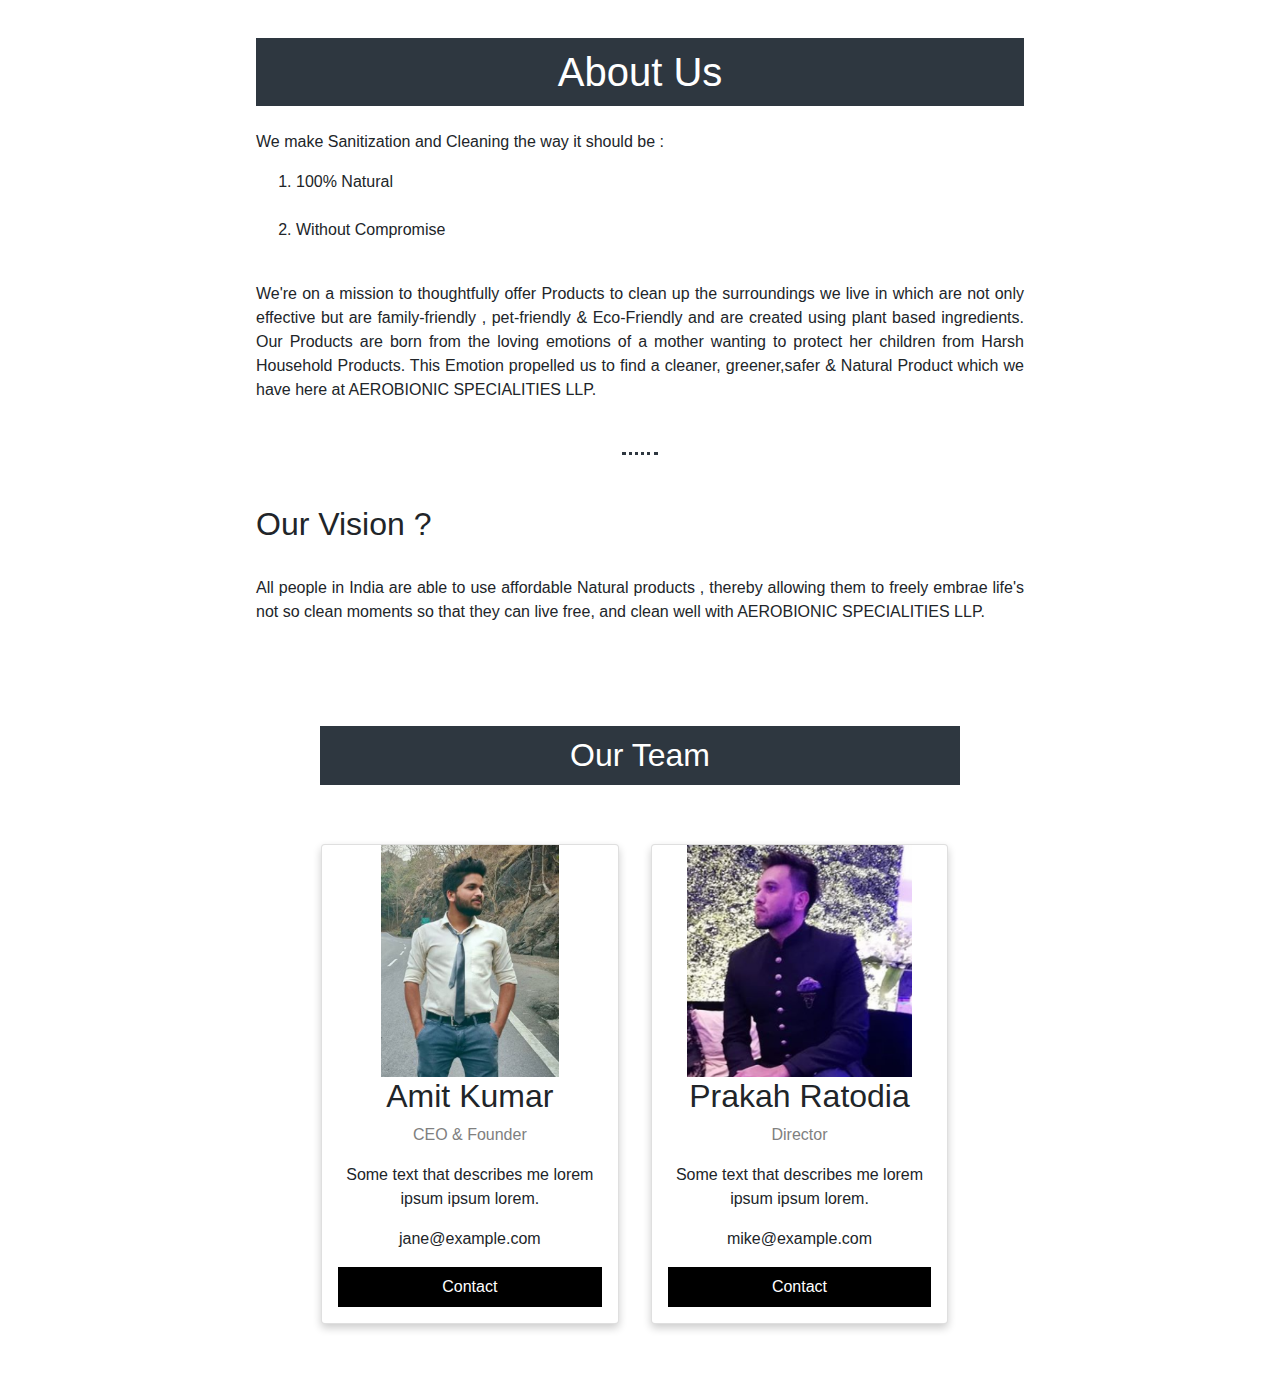
<file: about-us.html>
<!DOCTYPE html>
<html lang="en" dir="ltr">

<head>
  <meta charset="utf-8">
  <title>About Us</title>
  <link rel="stylesheet" href="https://maxcdn.bootstrapcdn.com/bootstrap/4.0.0/css/bootstrap.min.css" integrity="sha384-Gn5384xqQ1aoWXA+058RXPxPg6fy4IWvTNh0E263XmFcJlSAwiGgFAW/dAiS6JXm" crossorigin="anonymous">
  <link rel="stylesheet" href="styles-for-about-us.css">
  <link rel="icon" href="images/fevicon.ico">
</head>

<body>
  <div class="about-section">
    <h1 class="for-padding1">About Us</h1>
    <br>
    <p>We make Sanitization and Cleaning the way it should be :</p>
    <ol>
      <li>100% Natural</li><br>
      <li>Without Compromise</li>
    </ol>
    <br>
    <p>We're on a mission to thoughtfully offer Products to clean up the surroundings we live in which are not only effective but are family-friendly , pet-friendly & Eco-Friendly and are created using plant based ingredients. Our Products are born
      from the loving emotions of a mother wanting to protect her children from Harsh Household Products. This Emotion propelled us to find a cleaner, greener,safer & Natural Product which we have here at AEROBIONIC SPECIALITIES LLP.</p>
      <hr class="one-line"><h2>Our Vision ?</h2>
    <br>
    <p>All people in India are able to use affordable Natural products , thereby allowing them to freely embrae life's not so clean moments so that they can live free, and clean well with AEROBIONIC SPECIALITIES LLP. </p>

  </div>
<br><br>
  <h2 class="for-padding">Our Team</h2>
  <div class="row">
    <div class="column">
      <div class="card">
        <img class="fix" src="images/amit.png" alt="Jane">
        <div class="container">
          <h2>Amit Kumar</h2>
          <p class="title">CEO & Founder</p>
          <p>Some text that describes me lorem ipsum ipsum lorem.</p>
          <p>jane@example.com</p>
          <p><button class="button">Contact</button></p>
        </div>
      </div>
    </div>

    <div class="column">
      <div class="card">
        <img class="fix" src="images/prakash.png" alt="Mike">
        <div class="container">
          <h2>Prakah Ratodia</h2>
          <p class="title">Director</p>
          <p>Some text that describes me lorem ipsum ipsum lorem.</p>
          <p>mike@example.com</p>
          <p><button class="button">Contact</button></p>
        </div>
      </div>
    </div>

  </div>

</body>

</html>
</file>
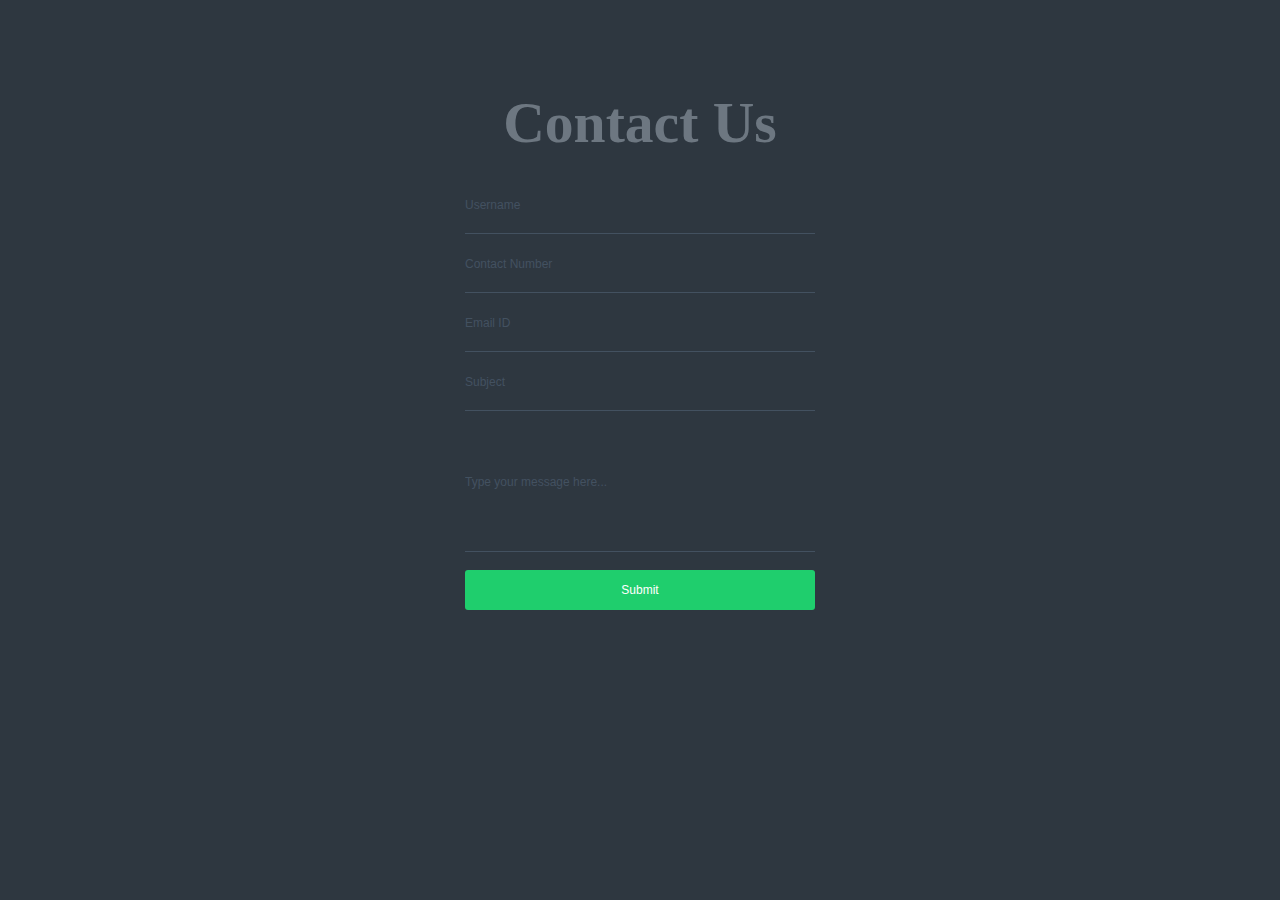
<file: contact-us.html>
<!DOCTYPE html>
<html lang="en" dir="ltr">

<head>
  <meta charset="utf-8">
  <title>Contact Us</title>
  <link rel="icon" href="images/fevicon.ico">
  <link rel="stylesheet" href="styles-for-sign-up.css">
  <link href='https://fonts.googleapis.com/css?family=Ubuntu:500' rel='stylesheet' type='text/css'>
</head>

<body>
  <div class="login">
    <h2>Contact Us</h2>
    <input name='username' placeholder='Username' type='text'>
    <br>
    <input name='contact-no' placeholder='Contact Number' type='text'>
    <br>
    <input name='email-id' placeholder='Email ID' type='text'>
    <br>
    <input name='subject' placeholder='Subject' type='text'>
    <br>

    <input name='message' placeholder='Type your message here...' type='textarea' style="height:100px">
    <br>
    <br>
    <input class='animated' type='submit' value='Submit'>
    <br>

  </div>
</body>

</html>
</file>
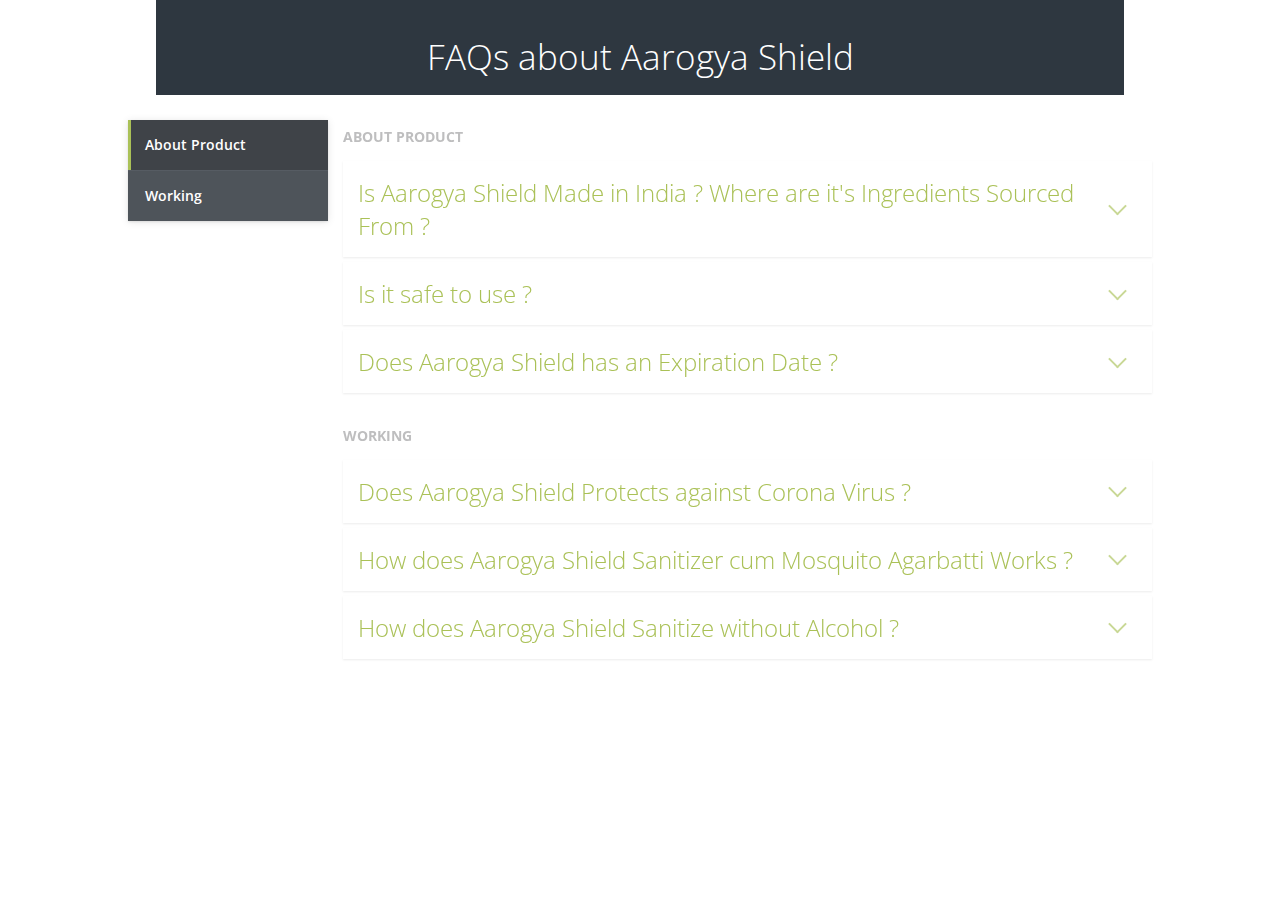
<file: faqs.html>
<!doctype html>
<html lang="en">

<head>
  <meta charset="UTF-8">
  <meta name="viewport" content="width=device-width, initial-scale=1">
  <script>
    document.getElementsByTagName("html")[0].className += " js";
  </script>
  <link rel="stylesheet" href="styles-for-faqs.css">
  <title>FAQs</title>
  <link rel="icon" href="images/fevicon.ico">
</head>

<body>
  <header class="cd-header flex flex-column flex-center for-padding">
      <h1>FAQs about Aarogya Shield</h1>
    <div class="text-component text-center">

    </div>
  </header>

  <section class="cd-faq js-cd-faq container max-width-md margin-top-lg margin-bottom-lg">
    <ul class="cd-faq__categories">
      <li><a class="cd-faq__category cd-faq__category-selected truncate" href="#basics">About Product</a></li>
      <li><a class="cd-faq__category truncate" href="#mobile">Working</a></li>
      <!-- <li><a class="cd-faq__category truncate" href="#account">Account</a></li>
      <li><a class="cd-faq__category truncate" href="#payments">Payments</a></li>
      <li><a class="cd-faq__category truncate" href="#privacy">Privacy</a></li>
      <li><a class="cd-faq__category truncate" href="#delivery">Delivery</a></li> -->
    </ul> <!-- cd-faq__categories -->

    <div class="cd-faq__items">
      <ul id="basics" class="cd-faq__group">
        <li class="cd-faq__title">
          <h2>About Product</h2>
        </li>
        <li class="cd-faq__item">
          <a class="cd-faq__trigger" href="#0"><span>Is Aarogya Shield Made in India ? Where are it's Ingredients Sourced From ?</span></a>
          <div class="cd-faq__content">
            <div class="text-component">
              <p>Aarogya Shield is Manufactured in a City of India named Ranchi,Jharkhand. All the Ingredients used in Aarogya Shield and Other AEROBIONIC Products are Sourced Exclusively from Indian Vendors.

We at AEROBIONIC are committed to the vision of MAKE IN INDIA and will always be VOCAL FOR OUR LOCALS.

</p>
            </div>
          </div> <!-- cd-faq__content -->
        </li>

        <li class="cd-faq__item">
          <a class="cd-faq__trigger" href="#0"><span>Is it safe to use ?</span></a>
          <div class="cd-faq__content">
            <div class="text-component">
              <p>We use only Plant Based and Natural Ingredients in all our AEROBIONIC Products including Aarogya Shield . We select all of our ingredients carefully, formulate our product to be non-toxic and effective. Use as dieected on label.</p>
            </div>
          </div> <!-- cd-faq__content -->
        </li>


        <li class="cd-faq__item">
          <a class="cd-faq__trigger" href="#0"><span>Does Aarogya Shield has an Expiration Date ?</span></a>
          <div class="cd-faq__content">
            <div class="text-component">
              <p>The EPA does not require products made from the Active Herb Ingredient to print Expiry Date on the Product Label, but we at AEROBIONIC store the production date in each of our lot code. You can contact AEROBIONIC Customer Service for help in tracing your product date from the lot code.</p>
            </div>
          </div> <!-- cd-faq__content -->
        </li>
      </ul> <!-- cd-faq__group -->

      <ul id="mobile" class="cd-faq__group">
        <li class="cd-faq__title">
          <h2>Working</h2>
        </li>
        <li class="cd-faq__item">
          <a class="cd-faq__trigger" href="#0"><span>Does Aarogya Shield Protects against Corona Virus ?</span></a>
          <div class="cd-faq__content">
            <div class="text-component">
              <p>Aarogya Shield uses Active Herbs Ingredient as listed in US EPAs list N "Disinfectant for use against Corona Virus". All Products and Ingredients included on list N meets the EPAs Criteria for used against CORONA VIRUS.</p>
            </div>
          </div> <!-- cd-faq__content -->
        </li>

        <li class="cd-faq__item">
          <a class="cd-faq__trigger" href="#0"><span>How does Aarogya Shield Sanitizer cum Mosquito Agarbatti Works ?</span></a>
          <div class="cd-faq__content">
            <div class="text-component">
              <p>The formula used in Aarogya Shield are infused in such a way to match the exhibit properties of an incense sticks , Once an Aarogya Shield Incense Stick is LIT UP it activates the US EPA Certified Active Herb Ingredients releasing Natural and Safe Fumes which englufs upto 99.9% Viruses & Bacteria in air . Aarogya Shield also uses US FDA approved ingredients which combats and keeps away all kinds of Mosquitoes</p>
            </div>
          </div> <!-- cd-faq__content -->
        </li>

        <li class="cd-faq__item">
          <a class="cd-faq__trigger" href="#0"><span>How does Aarogya Shield Sanitize without Alcohol ?</span></a>
          <div class="cd-faq__content">
            <div class="text-component">
              <p>Aarogya Shield Uses US EPA Certified List-N approved formulation which contains an Active Herb Ingredient which has met all requisite criteria and has been found effective against viruses and germs making it the 1st Ever Ingredient apart form Alcohol to prove efficiency against Household Germs & Viruses.</p>
            </div>
          </div> <!-- cd-faq__content -->
        </li>
      </ul> <!-- cd-faq__group -->

      <!-- <ul id="account" class="cd-faq__group">
        <li class="cd-faq__title">
          <h2>Account</h2>
        </li>
        <li class="cd-faq__item">
          <a class="cd-faq__trigger" href="#0"><span>How do I change my password?</span></a>
          <div class="cd-faq__content">
            <div class="text-component">
              <p>Lorem ipsum dolor sit amet, consectetur adipisicing elit. Perferendis earum autem consectetur labore eius tenetur esse, in temporibus sequi cum voluptatem vitae repellat nostrum odio perspiciatis dolores recusandae necessitatibus,
                unde, deserunt voluptas possimus veniam magni soluta deleniti! Architecto, quidem, totam. Fugit minus odit unde ea cupiditate ab aperiam sed dolore facere nihil laboriosam dolorum repellat deleniti aliquam fugiat laudantium delectus
                sint iure odio, necessitatibus rem quisquam! Ipsum praesentium quam nisi sint, impedit sapiente facilis laudantium mollitia quae fugiat similique. Dolor maiores aliquid incidunt commodi doloremque rem! Quaerat, debitis voluptatem vero
                qui enim, sunt reiciendis tempore inventore maxime quasi fugiat accusamus beatae modi voluptates iste officia esse soluta tempora labore quisquam fuga, cum. Sint nemo iste nulla accusamus quam qui quos, vero, minus id. Eius mollitia
                consequatur fugit nam consequuntur nesciunt illo id quis reprehenderit obcaecati voluptates corrupti, minus! Possimus, perspiciatis!</p>
            </div>
          </div>
        </li>

        <li class="cd-faq__item">
          <a class="cd-faq__trigger" href="#0"><span>How do I delete my account?</span></a>
          <div class="cd-faq__content">
            <div class="text-component">
              <p>Lorem ipsum dolor sit amet, consectetur adipisicing elit. Illo tempore soluta, minus magnam non blanditiis dolore, in nam voluptas nobis minima deserunt deleniti id animi amet, suscipit consequuntur corporis nihil laborum facere
                temporibus. Qui inventore, doloribus facilis, provident soluta voluptas excepturi perspiciatis fugiat odit vero! Optio assumenda animi at! Assumenda doloremque nemo est sequi eaque, ipsum id, labore rem nisi, amet similique vel autem
                dolore totam facilis deserunt. Mollitia non ut libero unde accusamus praesentium sint maiores, illo, nemo aliquid?</p>
            </div>
          </div>
        </li>

        <li class="cd-faq__item">
          <a class="cd-faq__trigger" href="#0"><span>How do I change my account settings?</span></a>
          <div class="cd-faq__content">
            <div class="text-component">
              <p>Lorem ipsum dolor sit amet, consectetur adipisicing elit. Blanditiis provident officiis, reprehenderit numquam. Praesentium veritatis eos tenetur magni debitis inventore fugit, magnam, reiciendis, saepe obcaecati ex vero quaerat
                distinctio velit.</p>
            </div>
          </div>
        </li>

        <li class="cd-faq__item">
          <a class="cd-faq__trigger" href="#0"><span>I forgot my password. How do I reset it?</span></a>
          <div class="cd-faq__content">
            <div class="text-component">
              <p>Lorem ipsum dolor sit amet, consectetur adipisicing elit. Ipsum at aspernatur iure facere ab a corporis mollitia molestiae quod omnis minima, est labore quidem nobis accusantium ad totam sunt doloremque laudantium impedit similique
                iste quasi cum! Libero fugit at praesentium vero. Maiores non consequuntur rerum, nemo a qui repellat quibusdam architecto voluptatem? Sequi, possimus, cupiditate autem soluta ipsa rerum officiis cum libero delectus explicabo facilis,
                odit ullam aperiam reprehenderit! Vero ad non harum veritatis tempore beatae possimus, ex odio quo.</p>
            </div>
          </div>
         </li>
      </ul>

      <ul id="payments" class="cd-faq__group">
        <li class="cd-faq__title">
          <h2>Payments</h2>
        </li>
        <li class="cd-faq__item">
          <a class="cd-faq__trigger" href="#0"><span>Can I have an invoice for my subscription?</span></a>
          <div class="cd-faq__content">
            <div class="text-component">
              <p>Lorem ipsum dolor sit amet, consectetur adipisicing elit. Impedit quidem delectus rerum eligendi mollitia, repudiandae quae beatae. Et repellat quam atque corrupti iusto architecto impedit explicabo repudiandae qui similique aut iure
                ipsum quis inventore nulla error aliquid alias quia dolorem dolore, odio excepturi veniam odit veritatis. Quo iure magnam, et cum. Laudantium, eaque non? Tempore nihil corporis cumque dolor ipsum accusamus sapiente aliquid quis ea
                assumenda deserunt praesentium voluptatibus, accusantium a mollitia necessitatibus nostrum voluptatem numquam modi ab, sint rem.</p>
            </div>
          </div>
       </li>

        <li class="cd-faq__item">
          <a class="cd-faq__trigger" href="#0"><span>Why did my credit card or PayPal payment fail?</span></a>
          <div class="cd-faq__content">
            <div class="text-component">
              <p>Lorem ipsum dolor sit amet, consectetur adipisicing elit. Tenetur accusantium dolorem vel, ad, nostrum natus eos, nemo placeat quos nisi architecto rem dolorum amet consectetur molestiae reprehenderit cum harum commodi beatae
                necessitatibus. Mollitia a nostrum enim earum minima doloribus illum autem, provident vero et, aspernatur quae sunt illo dolorem. Corporis blanditiis, unde, neque, adipisci debitis quas ullam accusantium repudiandae eum nostrum quis!
                Velit esse harum qui, modi ratione debitis alias laboriosam minus eaque, quod, itaque labore illo totam aut quia fuga nemo. Perferendis ipsa laborum atque assumenda tempore aspernatur a eos harum non id commodi excepturi quaerat
                ullam, explicabo, incidunt ipsam, accusantium quo magni ut! Ratione, magnam. Delectus nesciunt impedit praesentium sed, aliquam architecto dolores quae, distinctio consectetur obcaecati esse, consequuntur vel sit quis blanditiis
                possimus dolorum. Eaque architecto doloremque aliquid quae cumque, vitae perferendis enim, iure fugiat, soluta aut!</p>
            </div>
          </div>
        </li>

        <li class="cd-faq__item">
          <a class="cd-faq__trigger" href="#0"><span>Why does my bank statement show multiple charges for one upgrade?</span></a>
          <div class="cd-faq__content">
            <div class="text-component">
              <p>Lorem ipsum dolor sit amet, consectetur adipisicing elit. Blanditiis provident officiis, reprehenderit numquam. Praesentium veritatis eos tenetur magni debitis inventore fugit, magnam, reiciendis, saepe obcaecati ex vero quaerat
                distinctio velit.</p>
            </div>
          </div>
      </li>
      </ul>

      <ul id="privacy" class="cd-faq__group">
        <li class="cd-faq__title">
          <h2>Privacy</h2>
        </li>
        <li class="cd-faq__item">
          <a class="cd-faq__trigger" href="#0"><span>Can I specify my own private key?</span></a>
          <div class="cd-faq__content">
            <div class="text-component">
              <p>Lorem ipsum dolor sit amet, consectetur adipisicing elit. Impedit quidem delectus rerum eligendi mollitia, repudiandae quae beatae. Et repellat quam atque corrupti iusto architecto impedit explicabo repudiandae qui similique aut iure
                ipsum quis inventore nulla error aliquid alias quia dolorem dolore, odio excepturi veniam odit veritatis. Quo iure magnam, et cum. Laudantium, eaque non? Tempore nihil corporis cumque dolor ipsum accusamus sapiente aliquid quis ea
                assumenda deserunt praesentium voluptatibus, accusantium a mollitia necessitatibus nostrum voluptatem numquam modi ab, sint rem.</p>
            </div>
          </div> </li>
<li class="cd-faq__item">
          <a class="cd-faq__trigger" href="#0"><span>My files are missing! How do I get them back?</span></a>
          <div class="cd-faq__content">
            <div class="text-component">
              <p>Lorem ipsum dolor sit amet, consectetur adipisicing elit. Blanditiis provident officiis, reprehenderit numquam. Praesentium veritatis eos tenetur magni debitis inventore fugit, magnam, reiciendis, saepe obcaecati ex vero quaerat
                distinctio velit.</p>
            </div>
          </div>
        </li>

        <li class="cd-faq__item">
          <a class="cd-faq__trigger" href="#0"><span>How can I access my account data?</span></a>
          <div class="cd-faq__content">
            <div class="text-component">
              <p>Lorem ipsum dolor sit amet, consectetur adipisicing elit. Possimus magni vero deserunt enim et quia in aliquam, rem tempore voluptas illo nisi veritatis quas quod placeat ipsa! Error qui harum accusamus incidunt at libero ipsum,
                suscipit dolorum esse explicabo in eius voluptates quidem voluptatem inventore amet eaque deserunt veniam dignissimos excepturi? Dolore, quo amet nostrum autem nemo. Sit nam assumenda, corporis ea sunt distinctio nostrum doloribus
                alias, beatae nesciunt dolore saepe consequuntur minima eveniet porro dolor officiis maiores ab obcaecati officia enim aliquam. Itaque fuga molestiae hic accusantium atque corporis quia id sequi enim vero? Hic aperiam sint facilis
                aliquam quia, accusamus tenetur earum totam enim est, error. Iusto, reiciendis necessitatibus molestias. Voluptatibus eos explicabo repellat nesciunt nam vero minima.</p>
            </div>
          </div>
      </li>

        <li class="cd-faq__item">
          <a class="cd-faq__trigger" href="#0"><span>How can I control if other search engines can link to my profile?</span></a>
          <div class="cd-faq__content">
            <div class="text-component">
              <p>Lorem ipsum dolor sit amet, consectetur adipisicing elit. Blanditiis provident officiis, reprehenderit numquam. Praesentium veritatis eos tenetur magni debitis inventore fugit, magnam, reiciendis, saepe obcaecati ex vero quaerat
                distinctio velit.</p>
            </div>
          </div></li>
      </ul>

    <ul id="delivery" class="cd-faq__group">
        <li class="cd-faq__title">
          <h2>Delivery</h2>
        </li>
        <li class="cd-faq__item">
          <a class="cd-faq__trigger" href="#0"><span>What should I do if my order hasn't been delivered yet?</span></a>
          <div class="cd-faq__content">
            <div class="text-component">
              <p>Lorem ipsum dolor sit amet, consectetur adipisicing elit. Impedit quidem delectus rerum eligendi mollitia, repudiandae quae beatae. Et repellat quam atque corrupti iusto architecto impedit explicabo repudiandae qui similique aut iure
                ipsum quis inventore nulla error aliquid alias quia dolorem dolore, odio excepturi veniam odit veritatis. Quo iure magnam, et cum. Laudantium, eaque non? Tempore nihil corporis cumque dolor ipsum accusamus sapiente aliquid quis ea
                assumenda deserunt praesentium voluptatibus, accusantium a mollitia necessitatibus nostrum voluptatem numquam modi ab, sint rem.</p>
            </div>
          </div>
        </li>

        <li class="cd-faq__item">
          <a class="cd-faq__trigger" href="#0"><span>How can I find your international delivery information?</span></a>
          <div class="cd-faq__content">
            <div class="text-component">
              <p>Lorem ipsum dolor sit amet, consectetur adipisicing elit. Blanditiis provident officiis, reprehenderit numquam. Praesentium veritatis eos tenetur magni debitis inventore fugit, magnam, reiciendis, saepe obcaecati ex vero quaerat
                distinctio velit.</p>
            </div>
          </div>
         </li> -->

    </div>

    <a href="#0" class="cd-faq__close-panel text-replace">Close</a>

    <div class="cd-faq__overlay" aria-hidden="true"></div>
  </section> <!-- cd-faq -->
  <script src="js/util.js"></script> <!-- util functions included in the CodyHouse framework -->
  <script src="js/main.js"></script>
</body>

</html>
</file>
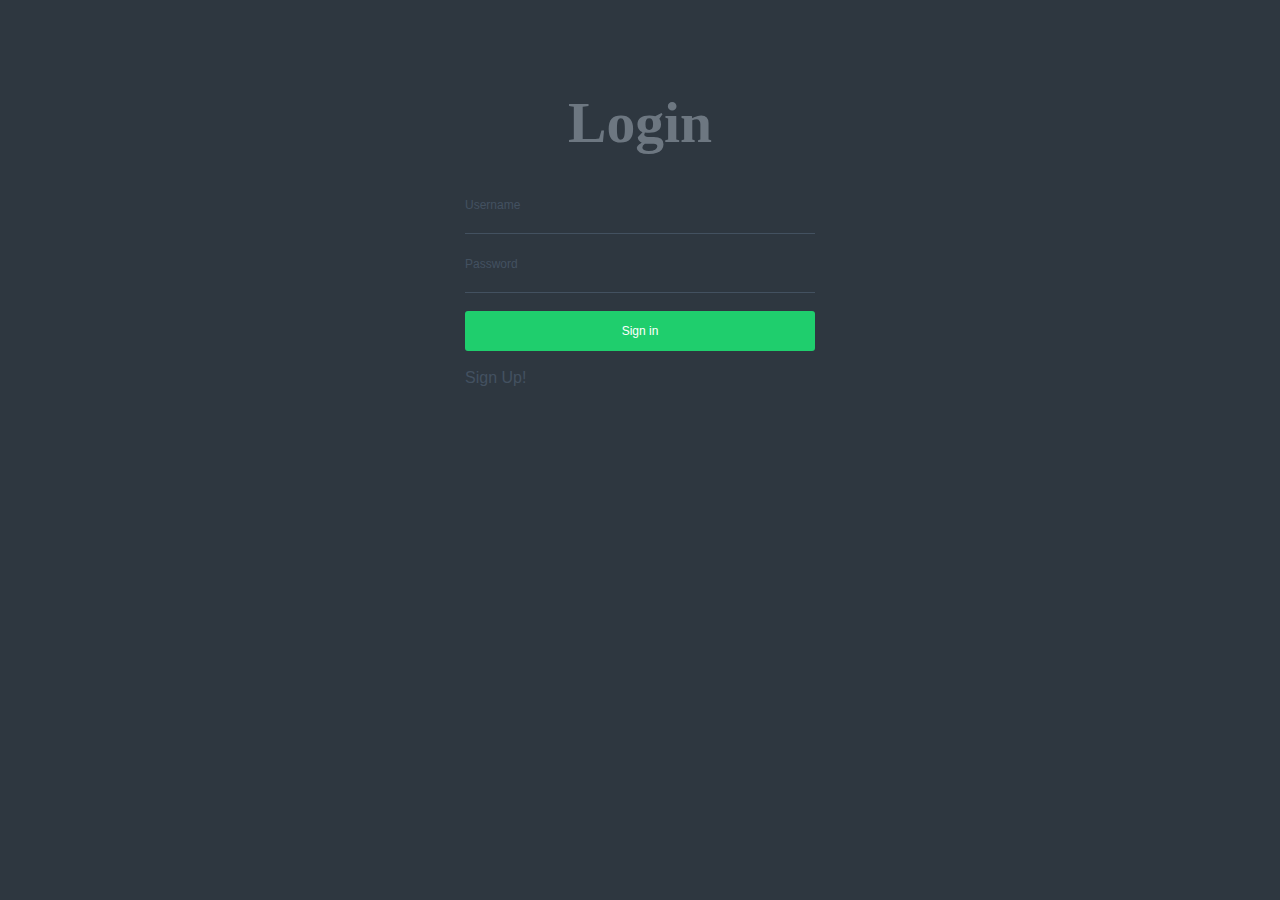
<file: login-page.html>
<!DOCTYPE html>
<html lang="en" dir="ltr">
  <head>
    <meta charset="utf-8">
    <title>Login</title>
    <link rel="icon" href="images/fevicon.ico">
    <link rel="stylesheet" href="styles-for-sign-up.css">
  <link href='https://fonts.googleapis.com/css?family=Ubuntu:500' rel='stylesheet' type='text/css'>
  </head>
  <body>
    <div class="login">
        <h2>Login</h2>
        <input name='username' placeholder='Username' type='text'>
        <input id='pw' name='password' placeholder='Password' type='password'>
        <br>
        <br>
  <input class='animated' type='submit' value='Sign in'>
        <br>
        <br>
        <a class="sign-up" href="sign-up.html">Sign Up!</a>
        <br>
    </div>
</body>
</html>
</file>
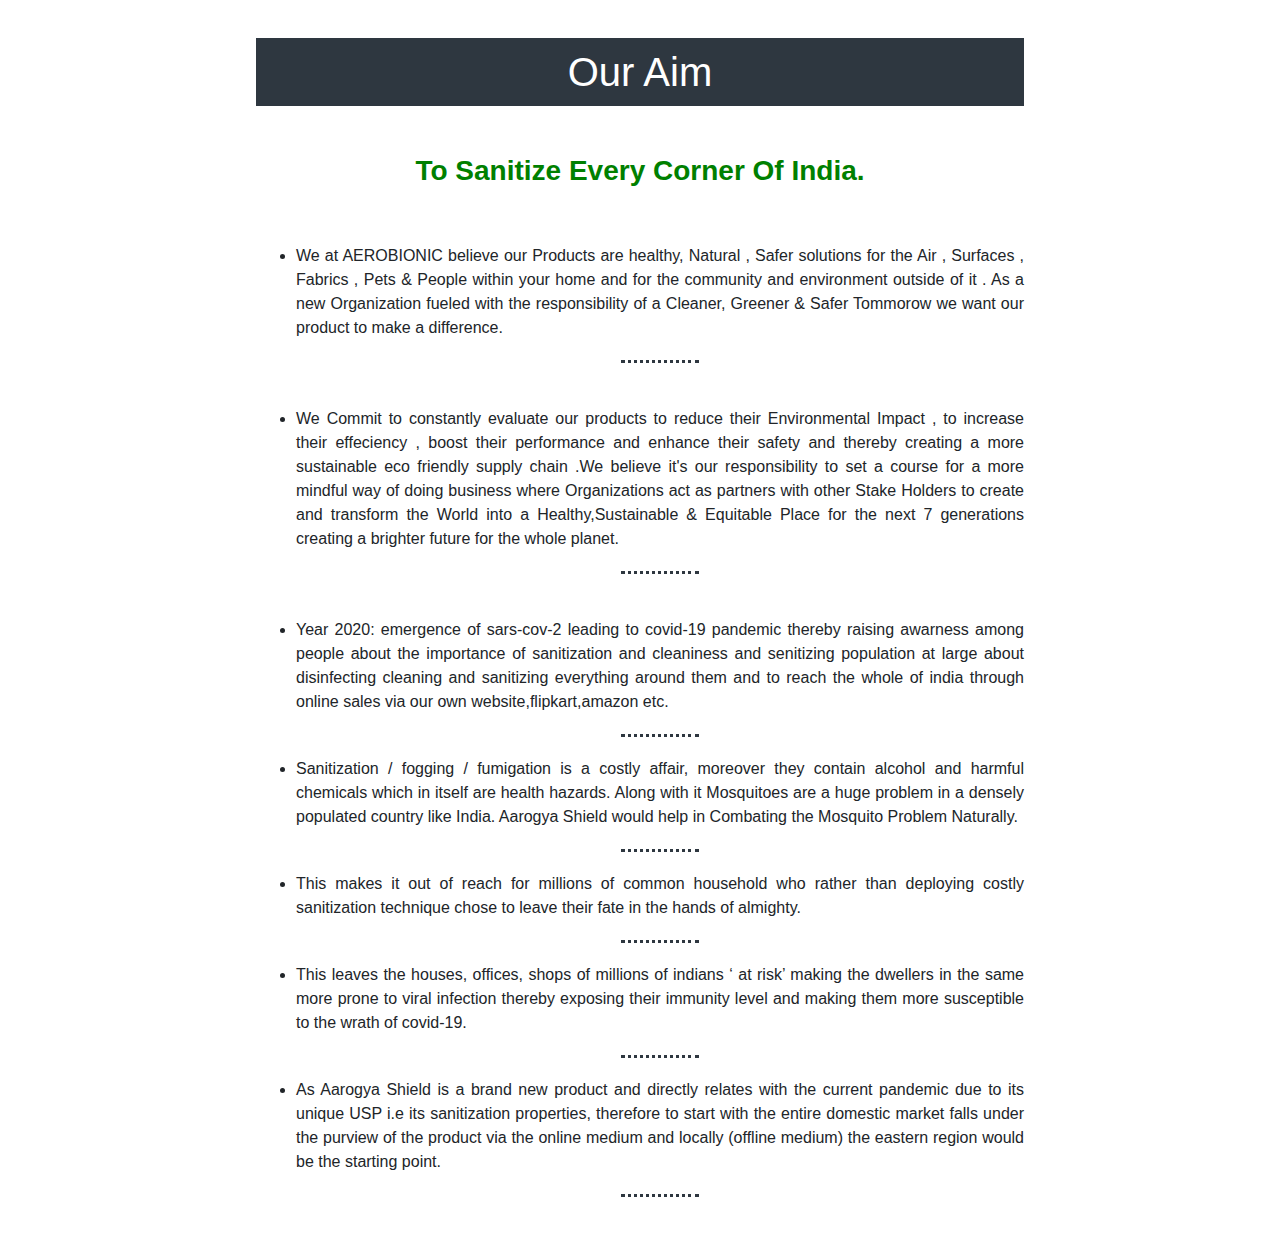
<file: our-aim.html>
<!DOCTYPE html>
<html lang="en" dir="ltr">

<head>
  <meta charset="utf-8">
  <title>Our Aim</title>
  <link rel="stylesheet" href="https://maxcdn.bootstrapcdn.com/bootstrap/4.0.0/css/bootstrap.min.css" integrity="sha384-Gn5384xqQ1aoWXA+058RXPxPg6fy4IWvTNh0E263XmFcJlSAwiGgFAW/dAiS6JXm" crossorigin="anonymous">
  <link rel="stylesheet" href="styles-for-about-us.css">
  <link rel="icon" href="images/fevicon.ico">
</head>

<body>
  <div class="about-section">
    <h1 class="for-padding1">Our Aim</h1>
    <br>
    <br>
    <h3 class="center" style="color:green;"><strong>To Sanitize Every Corner Of India.</strong></h3>
    <br>
    <br>
    <ul>
      <li>We at AEROBIONIC believe our Products are healthy, Natural , Safer solutions for the Air , Surfaces , Fabrics , Pets & People within your home and for the community and environment outside of it . As a new Organization fueled with the
        responsibility of a Cleaner, Greener & Safer Tommorow we want our product to make a difference.</li>
      <hr class="many-line">
      ​ <li>We Commit to constantly evaluate our products to reduce their Environmental Impact , to increase their effeciency , boost their performance and enhance their safety and thereby creating a more sustainable eco friendly supply chain .We
        believe it's our responsibility to set a course for a more mindful way of doing business where Organizations act as partners with other Stake Holders to create and transform the World into a Healthy,Sustainable & Equitable Place for the next
        7 generations creating a brighter future for the whole planet.</li>
      <hr class="many-line">
      ​<li>Year 2020: emergence of sars-cov-2 leading to covid-19 pandemic thereby raising awarness among people about the importance of sanitization and cleaniness and senitizing population at large about disinfecting cleaning and sanitizing
        everything around them and to reach the whole of india through online sales via our own website,flipkart,amazon etc.</li>
      <hr class="many-line">
      <li>Sanitization / fogging / fumigation is a costly affair, moreover they contain alcohol and harmful chemicals which in itself are health hazards. Along with it Mosquitoes are a huge problem in a densely populated country like India. Aarogya
        Shield would help in Combating the Mosquito Problem Naturally.</li>
      <hr class="many-line">
      <li>This makes it out of reach for millions of common household who rather than deploying costly sanitization technique chose to leave their fate in the hands of almighty.</li>
      <hr class="many-line">
      <li>This leaves the houses, offices, shops of millions of indians ‘ at risk’ making the dwellers in the same more prone to viral infection thereby exposing their immunity level and making them more susceptible to the wrath of covid-19.</li>
      <hr class="many-line">
      <li>As Aarogya Shield is a brand new product and directly relates with the current pandemic due to its unique USP i.e its sanitization properties, therefore to start with the entire domestic market falls under the purview of the product via the
        online medium and locally (offline medium) the eastern region would be the starting point.</li>
      <hr class="many-line">
    </ul>

  </div>
</body>

</html>
</file>
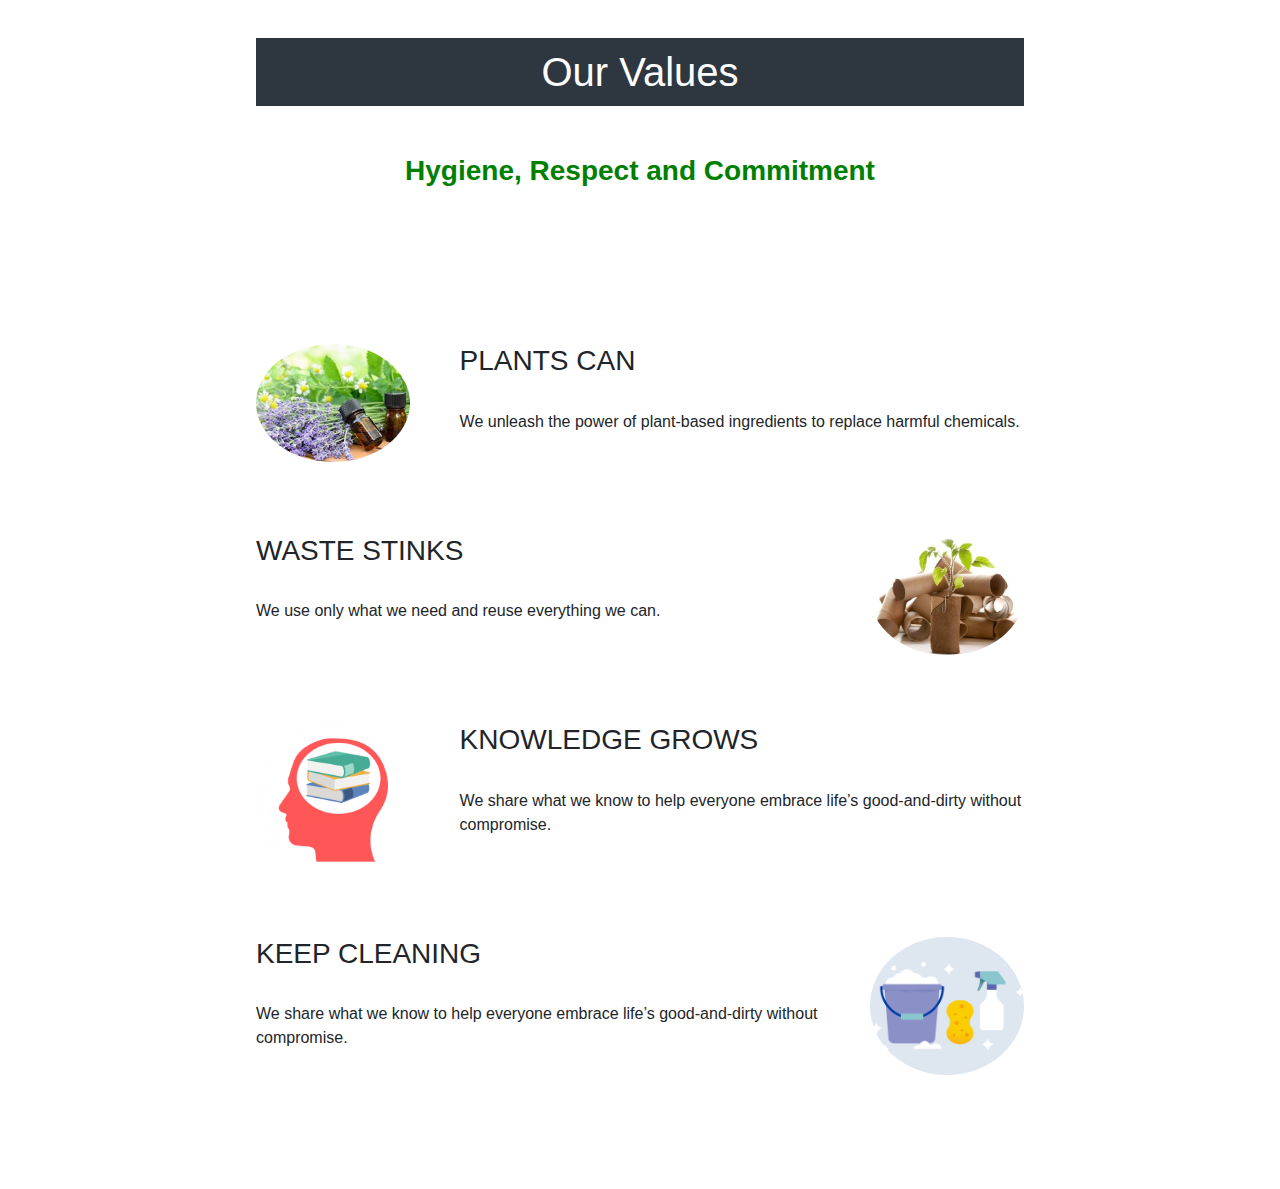
<file: our-values.html>
<!DOCTYPE html>
<html lang="en" dir="ltr">

<head>
  <meta charset="utf-8">
  <title>Our Values</title>
  <link rel="stylesheet" href="https://maxcdn.bootstrapcdn.com/bootstrap/4.0.0/css/bootstrap.min.css" integrity="sha384-Gn5384xqQ1aoWXA+058RXPxPg6fy4IWvTNh0E263XmFcJlSAwiGgFAW/dAiS6JXm" crossorigin="anonymous">
  <link rel="stylesheet" href="styles-for-about-us.css">
  <link rel="icon" href="images/fevicon.ico">
</head>

<body>
  <div class="about-section">
    <h1 class="for-padding1">Our Values</h1>
    <br>
    <br>
    <h3 class="center" style="color:green;"><strong>Hygiene, Respect and Commitment</strong></h3>
    <br>
    <br>
    <div class="skill-row">
      <img class="left-img" src="images\our-values-plants.jpg" alt="">
      <h3>PLANTS CAN</h3>
      <br>
      <p>We unleash the power of plant-based ingredients to replace harmful chemicals.</p>
    </div>
    <div class="skill-row">
      <img class="right-img" src="images\our-values-reuse.jpg" alt="">
      <h3>WASTE STINKS</h3>
      <br>
      <p>We use only what we need and reuse everything we can.</p>
    </div>
    <div class="skill-row">
      <img class="left-img" src="images\our-values-knowledge.jpg" alt="">
      <h3>KNOWLEDGE GROWS</h3>
      <br>
      <p>We share what we know to help everyone embrace life’s good-and-dirty without compromise.</p>
    </div>
    <div class="skill-row">
      <img class="right-img" src="images\our-values-cleaning.jpg" alt="">
      <h3>KEEP CLEANING</h3>
      <br>
      <p>We share what we know to help everyone embrace life’s good-and-dirty without compromise.</p>
    </div>
  </div>
  </body>
  </html>
</file>
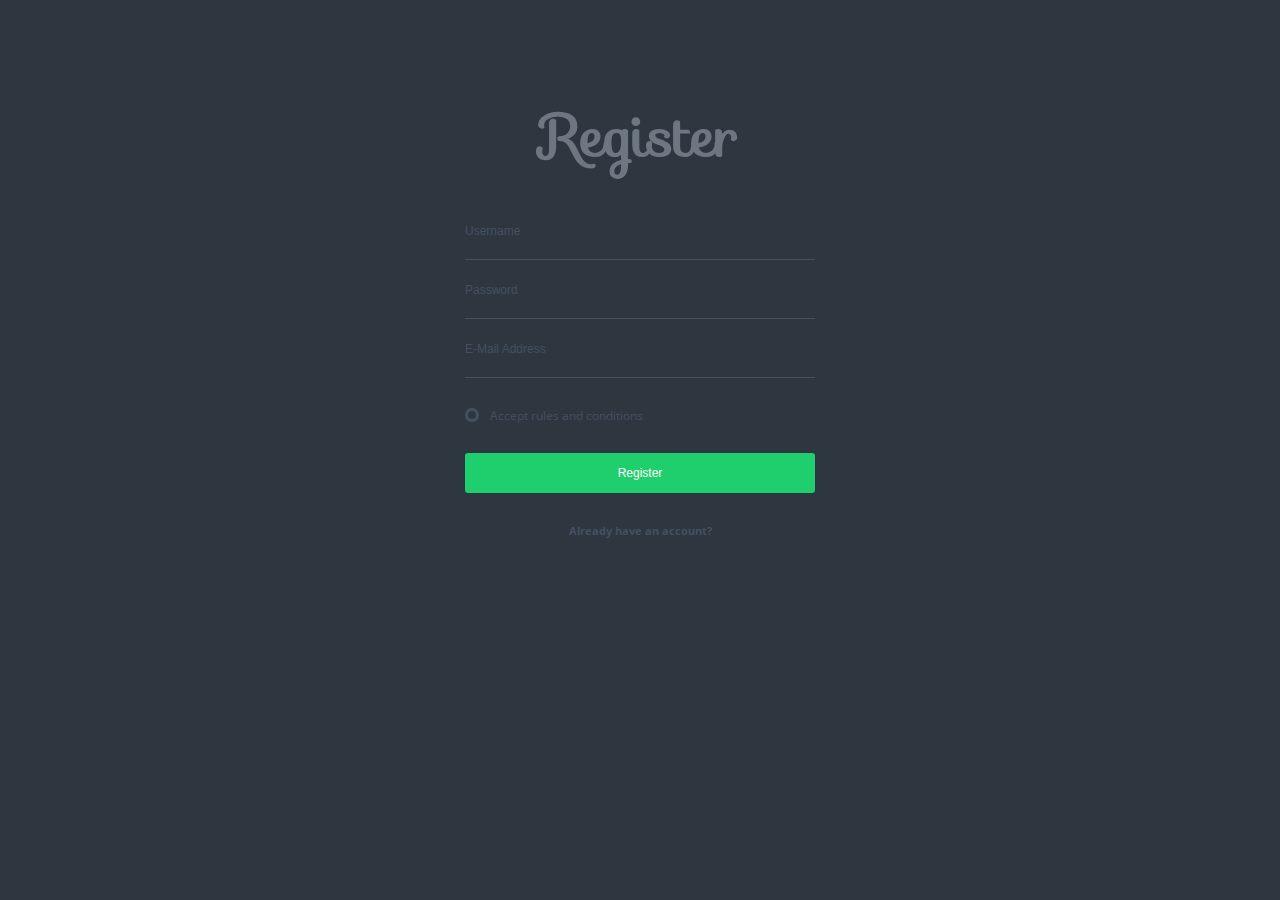
<file: sign-up.html>
<!DOCTYPE html>
<html>
	<head>
		<meta charset="utf-8">
		<title>Sign Up</title>
		<link rel="icon" href="images/fevicon.ico">
		<link rel="stylesheet" href="styles-for-sign-up.css">
    <link href='https://fonts.googleapis.com/css?family=Open+Sans:400,300,700' rel='stylesheet' type='text/css'>
  <link href='https://fonts.googleapis.com/css?family=Sofia' rel='stylesheet' type='text/css'>
	</head>
<body>
<div class='login'>
  <h2>Register</h2>
  <input name='username' placeholder='Username' type='text'>
  <input id='pw' name='password' placeholder='Password' type='password'>
  <input name='email' placeholder='E-Mail Address' type='text'>
  <div class='agree'>
    <input id='agree' name='agree' type='checkbox'>
    <label for='agree'></label>Accept rules and conditions
  </div>
  <input class='animated' type='submit' value='Register'>
  <a class='forgot' href='#'>Already have an account?</a>
</div>
	</body>
</html>
</file>
<file: styles-for-about-us.css>
body {
  font-family: Arial, Helvetica, sans-serif;
  margin: 0;
}

html {
  box-sizing: border-box;
}

*, *:before, *:after {
  box-sizing: inherit;
}
.move{
  margin-left: 220px;
}
.column {
  float: left;
  width: 33.3%;
  margin-bottom: 16px;
  padding: 0 8px;
}

.card {
  box-shadow: 0 4px 8px 0 rgba(0, 0, 0, 0.2);
  margin: 8px;
}
.fix{
  display: block;
  margin-left: auto;
  margin-right: auto;
  width:400; height:232px;
}
.about-section {
  padding: 3% 20%;
  text-align: justify;
}
.one-line{
  border: dotted #2E3740;
  border-bottom: none;
  width:4%;
  margin: 50px auto;
}
.many-line{
  border: dotted #2E3740;
  border-bottom: none;
  width:10%;
  margin: 20px auto;
}
.for-padding1{
  padding-top: 3%;
  text-align: center;
  background-color: #2E3740;
  color: white;
  margin: auto;
 padding: 10px;
}
.for-padding{
  padding-top: 3%;
  text-align: center;
  background-color: #2E3740;
  color: white;
  margin: auto;
 width: 50%;
 padding: 10px;
}
.row{
  padding: 4% 0% 4% 25%;
}
.center{
  text-align: center;
}

.container {
  padding: 0 16px;
  text-align: center;
}

.container::after, .row::after {
  content: "";
  clear: both;
  display: table;
}

.title {
  color: grey;
}

.button {
  border: none;
  outline: 0;
  display: inline-block;
  padding: 8px;
  color: white;
  background-color: #000;
  text-align: center;
  cursor: pointer;
  width: 100%;
}

.button:hover {
  background-color: #555;
}

@media screen and (max-width: 650px) {
  .column {
    width: 100%;
    display: block;
  }
}


/* for our values */
.skill-row {
  margin: 100px auto 100px auto;
  text-align: left;
}
.left-img {
  border-radius: 50%;
  width: 20%;
  float: left;
  margin-right: 50px;
}

.right-img{
  border-radius: 50%;
  width: 20%;
  float: right;

}
</file>
<file: styles-for-sign-up.css>
* {
  margin: 0;
  padding: 0;
}

body {
  background: #2E3740;
  color: #435160;
  font-family: "Open Sans", sans-serif;
}

h2 {
  color: #6D7781;
  font-family: "Sofia", cursive;
  font-size: 15px;
  font-weight: bold;
  font-size: 3.6em;
  text-align: center;
  margin-bottom: 20px;
}

a {
  color: #435160;
  text-decoration: none;
}

.login {
  width: 350px;
  position: absolute;
  top: 10%;
  left: 50%;
  margin-left: -175px;
}

input[type="text"], input[type="password"],input[type="textarea"] {
  width: 350px;
  padding: 20px 0px;
  background: transparent;
  border: 0;
  border-bottom: 1px solid #435160;
  outline: none;
  color: #6D7781;
  font-size: 16px;
}
input[type=checkbox] {
  display: none;
}

label {
  display: block;
  position: absolute;
  margin-right: 10px;
  width: 8px;
  height: 8px;
  border-radius: 50%;
  background: transparent;
  content: "";
  transition: all 0.3s ease-in-out;
  cursor: pointer;
  border: 3px solid #435160;
}

#agree:checked ~ label[for=agree] {
  background: #435160;
}

input[type="submit"] {
  background: #1FCE6D;
  border: 0;
  width: 350px;
  height: 40px;
  border-radius: 3px;
  color: #fff;
  font-size: 12px;
  cursor: pointer;
  transition: background 0.3s ease-in-out;
}
input[type="submit"]:hover {
  background: #16aa56;
  animation-name: shake;
}

.forgot {
  margin-top: 30px;
  display: block;
  font-size: 11px;
  text-align: center;
  font-weight: bold;
}
.forgot:hover {
  margin-top: 30px;
  display: block;
  font-size: 11px;
  text-align: center;
  font-weight: bold;
  color: #6D7781;
}

.agree {
  padding: 30px 0px;
  font-size: 12px;
  text-indent: 25px;
  line-height: 15px;
}

::-webkit-input-placeholder {
  color: #435160;
  font-size: 12px;
}

.animated {
  animation-fill-mode: both;
  animation-duration: 1s;
}

@keyframes shake {
  0%, 100% {
    transform: translateX(0);
  }
  10%, 30%, 50%, 70%, 90% {
    transform: translateX(-10px);
  }
  20%, 40%, 60%, 80% {
    transform: translateX(10px);
  }
}
</file>
<file: styles-for-faqs.css>
@import url("https://fonts.googleapis.com/css?family=Open+Sans:400,300,600,700");

html, body, div, span, applet, object, iframe, h2, h3, h4, h5, h6, p, blockquote, pre, a, abbr, acronym, address, big, cite, code, del, dfn, em, img, ins, kbd, q, s, samp, small, strike, strong, sub, sup, tt, var, b, u, i, center, dl, dt, dd, ol, ul, li, fieldset, form, label, legend, table, caption, tbody, tfoot, thead, tr, th, td, article, aside, canvas, details, embed, figure, figcaption, footer, header, hgroup, menu, nav, output, ruby, section, summary, time, mark, audio, video, hr {
  margin: 0;
  padding: 0;
  border: 0
}
.cd-header {
  height: 75px;
  background-color: #2E3740;
}

.cd-header h1 {
  font-size: 1.728em;
  font-weight: 300;
  color: white;
  text-align: center;
}

body {
  background-color: white;
  font-size: var(--text-base-size, 1em);
  font-family: 'Open Sans', sans-serif;
  color: hsl(240, 4%, 20%);
}
.for-padding{
  padding-top: 3%;
  text-align: center;
  background-color: #2E3740;
  color: white;
  margin: auto;
 width: 74%;
 padding: 10px;
}
ol, ul {
  list-style: none
}

:root {
  --space-unit: 1em;
  --space-xxxxs: calc(0.125*var(--space-unit));
  --space-xxxs: calc(0.25*var(--space-unit));
  --space-xxs: calc(0.375*var(--space-unit));
  --space-xs: calc(0.5*var(--space-unit));
  --space-sm: calc(0.75*var(--space-unit));
  --space-md: calc(1.25*var(--space-unit));
  --space-lg: calc(2*var(--space-unit));
  --space-xl: calc(3.25*var(--space-unit));
  --space-xxl: calc(5.25*var(--space-unit));
  --space-xxxl: calc(8.5*var(--space-unit));
  --space-xxxxl: calc(13.75*var(--space-unit));
  --component-padding: var(--space-md)
}

:root {
  --max-width-xxs: 32rem;
  --max-width-xs: 38rem;
  --max-width-sm: 48rem;
  --max-width-md: 64rem;
  --max-width-lg: 80rem;
  --max-width-xl: 90rem;
  --max-width-xxl: 120rem
}

.container {
  width: calc(100% - 1.25em);
  margin-left: auto;
  margin-right: auto;
}

.max-width-md {
  max-width: 64rem;
}

:root {
  --radius-sm: calc(var(--radius, 0.25em)/2);
  --radius-md: var(--radius, 0.25em);
  --radius-lg: calc(var(--radius, 0.25em)*2);
  --shadow-sm: 0 1px 2px rgba(0, 0, 0, .085), 0 1px 8px rgba(0, 0, 0, .1);
  --shadow-md: 0 1px 8px rgba(0, 0, 0, .1), 0 8px 24px rgba(0, 0, 0, .15);
  --shadow-lg: 0 1px 8px rgba(0, 0, 0, .1), 0 16px 48px rgba(0, 0, 0, .1), 0 24px 60px rgba(0, 0, 0, .1);
  --bounce: cubic-bezier(0.175, 0.885, 0.32, 1.275);
  --ease-in-out: cubic-bezier(0.645, 0.045, 0.355, 1);
  --ease-in: cubic-bezier(0.55, 0.055, 0.675, 0.19);
  --ease-out: cubic-bezier(0.215, 0.61, 0.355, 1)
}

:root {
  --body-line-height: 1.4;
  --heading-line-height: 1.2
}


.text-component {
  margin: auto;
  padding: 10px;
}

.text-component h1, .text-component h2, .text-component h3, .text-component h4 {
  line-height: 1.2;
  margin-bottom: 0.25em;
}

.text-component h2, .text-component h3, .text-component h4 {
  margin-top: 0.75em;
}

.text-component p, .text-component blockquote, .text-component ul li, .text-component ol li {
  line-height: 1.4;
}

.text-component ul, .text-component ol, .text-component p, .text-component blockquote, .text-component .text-component__block {
  margin-bottom: 0.75em;
}

.text-component ul, .text-component ol {
  padding-left: 1em
}

.text-component ul {
  list-style-type: disc
}

.text-component__block--full-width {
  width: 100vw;
  margin-left: calc(50% - 50vw)
}

@media (min-width: 48rem) {
  .text-component__block--left, .text-component__block--right {
    width: 45%
  }

  .text-component__block--left img, .text-component__block--right img {
    width: 100%
  }

  .text-component__block--left {
    float: left;
    margin-right: 0.75em;
  }

  .text-component__block--right {
    float: right;
    margin-left: 0.75em;
  }
}

:root, [data-theme="default"] {
  --color-primary-darker: hsl(220, 90%, 36%);
  --color-primary-darker-h: 220;
  --color-primary-darker-s: 90%;
  --color-primary-darker-l: 36%;
  --color-primary-dark: hsl(220, 90%, 46%);
  --color-primary-dark-h: 220;
  --color-primary-dark-s: 90%;
  --color-primary-dark-l: 46%;
  --color-primary: hsl(220, 90%, 56%);
  --color-primary-h: 220;
  --color-primary-s: 90%;
  --color-primary-l: 56%;
  --color-primary-light: hsl(220, 90%, 66%);
  --color-primary-light-h: 220;
  --color-primary-light-s: 90%;
  --color-primary-light-l: 66%;
  --color-primary-lighter: hsl(220, 90%, 76%);
  --color-primary-lighter-h: 220;
  --color-primary-lighter-s: 90%;
  --color-primary-lighter-l: 76%;
  --color-accent-darker: hsl(355, 90%, 41%);
  --color-accent-darker-h: 355;
  --color-accent-darker-s: 90%;
  --color-accent-darker-l: 41%;
  --color-accent-dark: hsl(355, 90%, 51%);
  --color-accent-dark-h: 355;
  --color-accent-dark-s: 90%;
  --color-accent-dark-l: 51%;
  --color-accent: hsl(355, 90%, 61%);
  --color-accent-h: 355;
  --color-accent-s: 90%;
  --color-accent-l: 61%;
  --color-accent-light: hsl(355, 90%, 71%);
  --color-accent-light-h: 355;
  --color-accent-light-s: 90%;
  --color-accent-light-l: 71%;
  --color-accent-lighter: hsl(355, 90%, 81%);
  --color-accent-lighter-h: 355;
  --color-accent-lighter-s: 90%;
  --color-accent-lighter-l: 81%;
  --color-black: hsl(240, 8%, 12%);
  --color-black-h: 240;
  --color-black-s: 8%;
  --color-black-l: 12%;
  --color-white: hsl(0, 0%, 100%);
  --color-white-h: 0;
  --color-white-s: 0%;
  --color-white-l: 100%;
  --color-success-darker: hsl(94, 48%, 36%);
  --color-success-darker-h: 94;
  --color-success-darker-s: 48%;
  --color-success-darker-l: 36%;
  --color-success-dark: hsl(94, 48%, 46%);
  --color-success-dark-h: 94;
  --color-success-dark-s: 48%;
  --color-success-dark-l: 46%;
  --color-success: hsl(94, 48%, 56%);
  --color-success-h: 94;
  --color-success-s: 48%;
  --color-success-l: 56%;
  --color-success-light: hsl(94, 48%, 66%);
  --color-success-light-h: 94;
  --color-success-light-s: 48%;
  --color-success-light-l: 66%;
  --color-success-lighter: hsl(94, 48%, 76%);
  --color-success-lighter-h: 94;
  --color-success-lighter-s: 48%;
  --color-success-lighter-l: 76%;
  --color-error-darker: hsl(355, 90%, 41%);
  --color-error-darker-h: 355;
  --color-error-darker-s: 90%;
  --color-error-darker-l: 41%;
  --color-error-dark: hsl(355, 90%, 51%);
  --color-error-dark-h: 355;
  --color-error-dark-s: 90%;
  --color-error-dark-l: 51%;
  --color-error: hsl(355, 90%, 61%);
  --color-error-h: 355;
  --color-error-s: 90%;
  --color-error-l: 61%;
  --color-error-light: hsl(355, 90%, 71%);
  --color-error-light-h: 355;
  --color-error-light-s: 90%;
  --color-error-light-l: 71%;
  --color-error-lighter: hsl(355, 90%, 81%);
  --color-error-lighter-h: 355;
  --color-error-lighter-s: 90%;
  --color-error-lighter-l: 81%;
  --color-warning-darker: hsl(46, 100%, 41%);
  --color-warning-darker-h: 46;
  --color-warning-darker-s: 100%;
  --color-warning-darker-l: 41%;
  --color-warning-dark: hsl(46, 100%, 51%);
  --color-warning-dark-h: 46;
  --color-warning-dark-s: 100%;
  --color-warning-dark-l: 51%;
  --color-warning: hsl(46, 100%, 61%);
  --color-warning-h: 46;
  --color-warning-s: 100%;
  --color-warning-l: 61%;
  --color-warning-light: hsl(46, 100%, 71%);
  --color-warning-light-h: 46;
  --color-warning-light-s: 100%;
  --color-warning-light-l: 71%;
  --color-warning-lighter: hsl(46, 100%, 81%);
  --color-warning-lighter-h: 46;
  --color-warning-lighter-s: 100%;
  --color-warning-lighter-l: 81%;
  --color-bg: hsl(0, 0%, 100%);
  --color-bg-h: 0;
  --color-bg-s: 0%;
  --color-bg-l: 100%;
  --color-contrast-lower: hsl(0, 0%, 95%);
  --color-contrast-lower-h: 0;
  --color-contrast-lower-s: 0%;
  --color-contrast-lower-l: 95%;
  --color-contrast-low: hsl(240, 1%, 83%);
  --color-contrast-low-h: 240;
  --color-contrast-low-s: 1%;
  --color-contrast-low-l: 83%;
  --color-contrast-medium: hsl(240, 1%, 48%);
  --color-contrast-medium-h: 240;
  --color-contrast-medium-s: 1%;
  --color-contrast-medium-l: 48%;
  --color-contrast-high: hsl(240, 4%, 20%);
  --color-contrast-high-h: 240;
  --color-contrast-high-s: 4%;
  --color-contrast-high-l: 20%;
  --color-contrast-higher: hsl(240, 8%, 12%);
  --color-contrast-higher-h: 240;
  --color-contrast-higher-s: 8%;
  --color-contrast-higher-l: 12%
}

@supports (--css: variables) {
  @media (min-width: 64rem) {
    :root {
      --space-unit: 1.25em
    }
  }
}

:root {
  --radius: 0.25em
}

:root {
  --font-primary: sans-serif;
  --text-base-size: 1em;
  --text-scale-ratio: 1.2;
  --text-xs: calc(1em/var(--text-scale-ratio)/var(--text-scale-ratio));
  --text-sm: calc(var(--text-xs)*var(--text-scale-ratio));
  --text-md: calc(var(--text-sm)*var(--text-scale-ratio)*var(--text-scale-ratio));
  --text-lg: calc(var(--text-md)*var(--text-scale-ratio));
  --text-xl: calc(var(--text-lg)*var(--text-scale-ratio));
  --text-xxl: calc(var(--text-xl)*var(--text-scale-ratio));
  --text-xxxl: calc(var(--text-xxl)*var(--text-scale-ratio));
  --body-line-height: 1.4;
  --heading-line-height: 1.2;
  --font-primary-capital-letter: 1
}

@supports (--css: variables) {
  @media (min-width: 64rem) {
    :root {
      --text-base-size: 1.25em;
      --text-scale-ratio: 1.25
    }
  }
}

:root {
  --btn-font-size: 1em;
  --btn-font-size-sm: calc(var(--btn-font-size) - 0.2em);
  --btn-font-size-md: calc(var(--btn-font-size) + 0.2em);
  --btn-font-size-lg: calc(var(--btn-font-size) + 0.4em);
  --btn-radius: 0.25em;
  --btn-padding-x: var(--space-sm);
  --btn-padding-y: var(--space-xs)
}

:root {
  --form-control-padding-x: var(--space-sm);
  --form-control-padding-y: var(--space-xs);
  --form-control-radius: 0.25em
}

:root {
  --cd-color-1: hsl(213, 7%, 33%);
  --cd-color-1-h: 213;
  --cd-color-1-s: 7%;
  --cd-color-1-l: 33%;
  --cd-color-2: hsl(73, 46%, 55%);
  --cd-color-2-h: 73;
  --cd-color-2-s: 46%;
  --cd-color-2-l: 55%;
  --cd-color-3: hsl(210, 14%, 49%);
  --cd-color-3-h: 210;
  --cd-color-3-s: 14%;
  --cd-color-3-l: 49%;
  --cd-color-4: hsl(0, 0%, 100%);
  --cd-color-4-h: 0;
  --cd-color-4-s: 0%;
  --cd-color-4-l: 100%;
  --font-primary: 'Open Sans', sans-serif
}

.cd-faq {
  box-shadow: 0 1px 2px rgba(0, 0, 0, .085), 0 1px 8px rgba(0, 0, 0, .1);
}

.cd-faq::before {
  content: 'mobile';
  display: none
}

.cd-faq a {
  text-decoration: none
}

@media (min-width: 64rem) {
  .cd-faq {
    position: relative;
    box-shadow: none;
    display: -ms-flexbox;
    display: flex
  }

  .cd-faq::before {
    content: 'desktop'
  }
}

@media (min-width: 64rem) {
  .cd-faq__categories {
    position: -webkit-sticky;
    position: sticky;
    -ms-flex-item-align: start;
    align-self: flex-start;
    -ms-flex-negative: 0;
    flex-shrink: 0;
    top: 20px;
    width: 20%;
    box-shadow: 0 1px 2px rgba(0, 0, 0, .085), 0 1px 8px rgba(0, 0, 0, .1);
    margin-top: 1.25em;
  }
}

@media (min-width: 80rem) {
  .cd-faq__categories {
    width: 200px
  }
}

.cd-faq__category {
  position: relative;
  display: block;
  height: 50px;
  line-height: 50px;
  padding: 0 2em 0 1.05em;
  color: hsl(0, 0%, 100%);
  background-color: hsl(213, 7%, 33%);
  -webkit-font-smoothing: antialiased;
  -moz-osx-font-smoothing: grayscale;
  --border-color: hsl(213, 7%, 36.3%);
  border-bottom: 1px solid hsl(213, 7%, 36.3%);
}

.cd-faq__category::before, .cd-faq__category::after {
  content: '';
  position: absolute;
  top: 50%;
  right: 16px;
  display: inline-block;
  height: 1px;
  width: 10px;
  background-color: hsl(213, 7%, 52.8%);
}

.cd-faq__category::after {
  -webkit-transform: rotate(90deg);
  -ms-transform: rotate(90deg);
  transform: rotate(90deg)
}

li:last-child .cd-faq__category {
  border-bottom: none
}

@media (min-width: 64rem) {
  .cd-faq__category {
    font-size: 0.69444em;
    font-weight: 600;
    padding: 0 1.25em;
    transition: background .2s
  }

  .cd-faq__category::before, .cd-faq__category::after {
    display: none
  }

  .cd-faq__category:hover {
    background: hsl(213, 7%, 36.3%);
  }
}

@media (min-width: 80rem) {
  .cd-faq__category::before {
    display: block;
    top: 0;
    right: auto;
    left: 0;
    height: 100%;
    width: 3px;
    background-color: hsl(73, 46%, 55%);
    opacity: 0;
    transition: opacity .2s
  }
}

@media (min-width: 80rem) {
  .cd-faq__category-selected {
    background: hsl(213, 7%, 26.4%);
  }

  .cd-faq__category-selected:hover {
    background: hsl(213, 7%, 26.4%);
  }

  .cd-faq__category-selected::before {
    opacity: 1
  }
}

.cd-faq__items {
  position: fixed;
  z-index: 1;
  height: 100%;
  width: 90%;
  top: 0;
  right: 0;
  background: hsl(0, 0%, 100%);
  padding: 0 1.25em 1.25em;
  overflow: auto;
  -webkit-overflow-scrolling: touch;
  -webkit-backface-visibility: hidden;
  backface-visibility: hidden;
  -webkit-transform: translateZ(0) translateX(100%);
  transform: translateZ(0) translateX(100%);
  transition: -webkit-transform .3s;
  transition: transform .3s;
  transition: transform .3s, -webkit-transform .3s
}

@media (min-width: 64rem) {
  .cd-faq__items {
    position: static;
    height: auto;
    width: auto;
    -ms-flex-positive: 1;
    flex-grow: 1;
    overflow: visible;
    -webkit-transform: translateX(0);
    -ms-transform: translateX(0);
    transform: translateX(0);
    padding: 0 0 0 0.75em;
    background: transparent
  }
}

.cd-faq__items--slide-in {
  -webkit-transform: translateX(0);
  -ms-transform: translateX(0);
  transform: translateX(0)
}

html:not(.js) .cd-faq__items {
  position: static;
  height: auto;
  width: 100%;
  -webkit-transform: translateX(0);
  -ms-transform: translateX(0);
  transform: translateX(0)
}

.cd-faq__group {
  display: none
}

@media (min-width: 64rem) {
  .cd-faq__group {
    display: block;
    padding-top: 1px
  }
}

html:not(.js) .cd-faq__group, .cd-faq__group--selected {
  display: block
}

.cd-faq__title {
  margin: 1.25em 0;
  margin: var(--space-md) 0
}

.cd-faq__title h2 {
  text-transform: uppercase;
  font-size: 0.83333em;
  font-weight: 700;
  color: hsl(240, 1%, 74.7%);
}

@media (min-width: 64rem) {
  .cd-faq__title {
    margin-bottom: 0.75em;
  }

  .cd-faq__title h2 {
    font-size: 0.69444em;
  }
}

@media (min-width: 64rem) {
  .cd-faq__item {
    background: hsl(0, 0%, 100%);
    margin-bottom: 0.25em;
    box-shadow: 0 1px 2px rgba(0, 0, 0, 0.08);
    transition: box-shadow .2s
  }

  .cd-faq__item:hover {
    --box-shadow: hsla(210, 14%, 49%, 0.3);
    --box-shadow: hsla(var(--cd-color-3-h), var(--cd-color-3-s), var(--cd-color-3-l), 0.3);
    box-shadow: undefined;
    box-shadow: 0 1px 10px var(--box-shadow)
  }

  @media (min-width: 64rem) {
    .cd-faq__item:hover {
      box-shadow: 0 1px 10px hsla(210, 14%, 49%, 0.3);
      box-shadow: 0 1px 10px var(--box-shadow)
    }
  }

  .cd-faq__item:last-of-type {
    margin-bottom: 0
  }
}

.cd-faq__trigger {
  display: block;
  position: relative;
  margin: 1.25em 0 0.5em;
  color: hsl(73, 46%, 55%);
}

@media (min-width: 64rem) {
  .cd-faq__trigger {
    font-weight: 300;
    margin: 0;
    padding: 0.75em 2em 0.75em 0.75em;
  }

  .cd-faq__trigger span {
    font-size: 1.2em;
  }

  .cd-faq__trigger::before, .cd-faq__trigger::after {
    content: '';
    position: absolute;
    right: 24px;
    top: 50%;
    height: 2px;
    width: 13px;
    background: hsl(73, 46%, 71.5%);
    -webkit-backface-visibility: hidden;
    backface-visibility: hidden;
    transition: -webkit-transform .2s;
    transition: transform .2s;
    transition: transform .2s, -webkit-transform .2s
  }

  .cd-faq__trigger::before {
    -webkit-transform: rotate(45deg);
    -ms-transform: rotate(45deg);
    transform: rotate(45deg);
    right: 32px
  }

  .cd-faq__trigger::after {
    -webkit-transform: rotate(-45deg);
    -ms-transform: rotate(-45deg);
    transform: rotate(-45deg)
  }

  .cd-faq__item-visible .cd-faq__trigger::before {
    -webkit-transform: rotate(-45deg);
    -ms-transform: rotate(-45deg);
    transform: rotate(-45deg)
  }

  .cd-faq__item-visible .cd-faq__trigger::after {
    -webkit-transform: rotate(45deg);
    -ms-transform: rotate(45deg);
    transform: rotate(45deg)
  }
}

.cd-faq__content .text-component {
  font-size: 0.95em
}

.cd-faq__content p {
  color: hsl(210, 14%, 49%);
}

@media (min-width: 64rem) {
  .cd-faq__content {
    display: none;
    padding: 0 0.75em;
    overflow: hidden
  }

  .cd-faq__content .text-component {
    font-size: 0.75em;
    padding-bottom: 1.25em;
  }
}

.cd-faq__content--visible {
  display: block
}

@media (min-width: 64rem) {
  html:not(.js) .cd-faq__content {
    display: block
  }
}

.cd-faq__close-panel {
  position: fixed;
  z-index: 2;
  display: block;
  top: 5px;
  right: -40px;
  height: 40px;
  width: 40px;
  -webkit-transform: translateZ(0);
  transform: translateZ(0);
  -webkit-backface-visibility: hidden;
  backface-visibility: hidden;
  transition: right .3s
}

.cd-faq__close-panel::before, .cd-faq__close-panel::after {
  content: '';
  position: absolute;
  top: 16px;
  left: 12px;
  display: inline-block;
  height: 3px;
  width: 18px;
  background: hsl(210, 14%, 49%);
}

.cd-faq__close-panel::before {
  -webkit-transform: rotate(45deg);
  -ms-transform: rotate(45deg);
  transform: rotate(45deg)
}

.cd-faq__close-panel::after {
  -webkit-transform: rotate(-45deg);
  -ms-transform: rotate(-45deg);
  transform: rotate(-45deg)
}

@media (min-width: 64rem) {
  .cd-faq__close-panel {
    display: none
  }
}

.cd-faq__close-panel--move-left {
  right: 1.25em;
  transition-delay: 0.3s
}

.cd-faq__overlay {
  position: fixed;
  top: 0;
  left: 0;
  width: 100%;
  height: 100%;
  background-color: hsla(213, 7%, 33%, 0.8);
  visibility: hidden;
  opacity: 0;
  transition: opacity .3s, visibility .3s
}

@media (min-width: 64rem) {
  .cd-faq__overlay {
    display: none
  }
}

.cd-faq__overlay--is-visible {
  visibility: visible;
  opacity: 1
}
</file>
